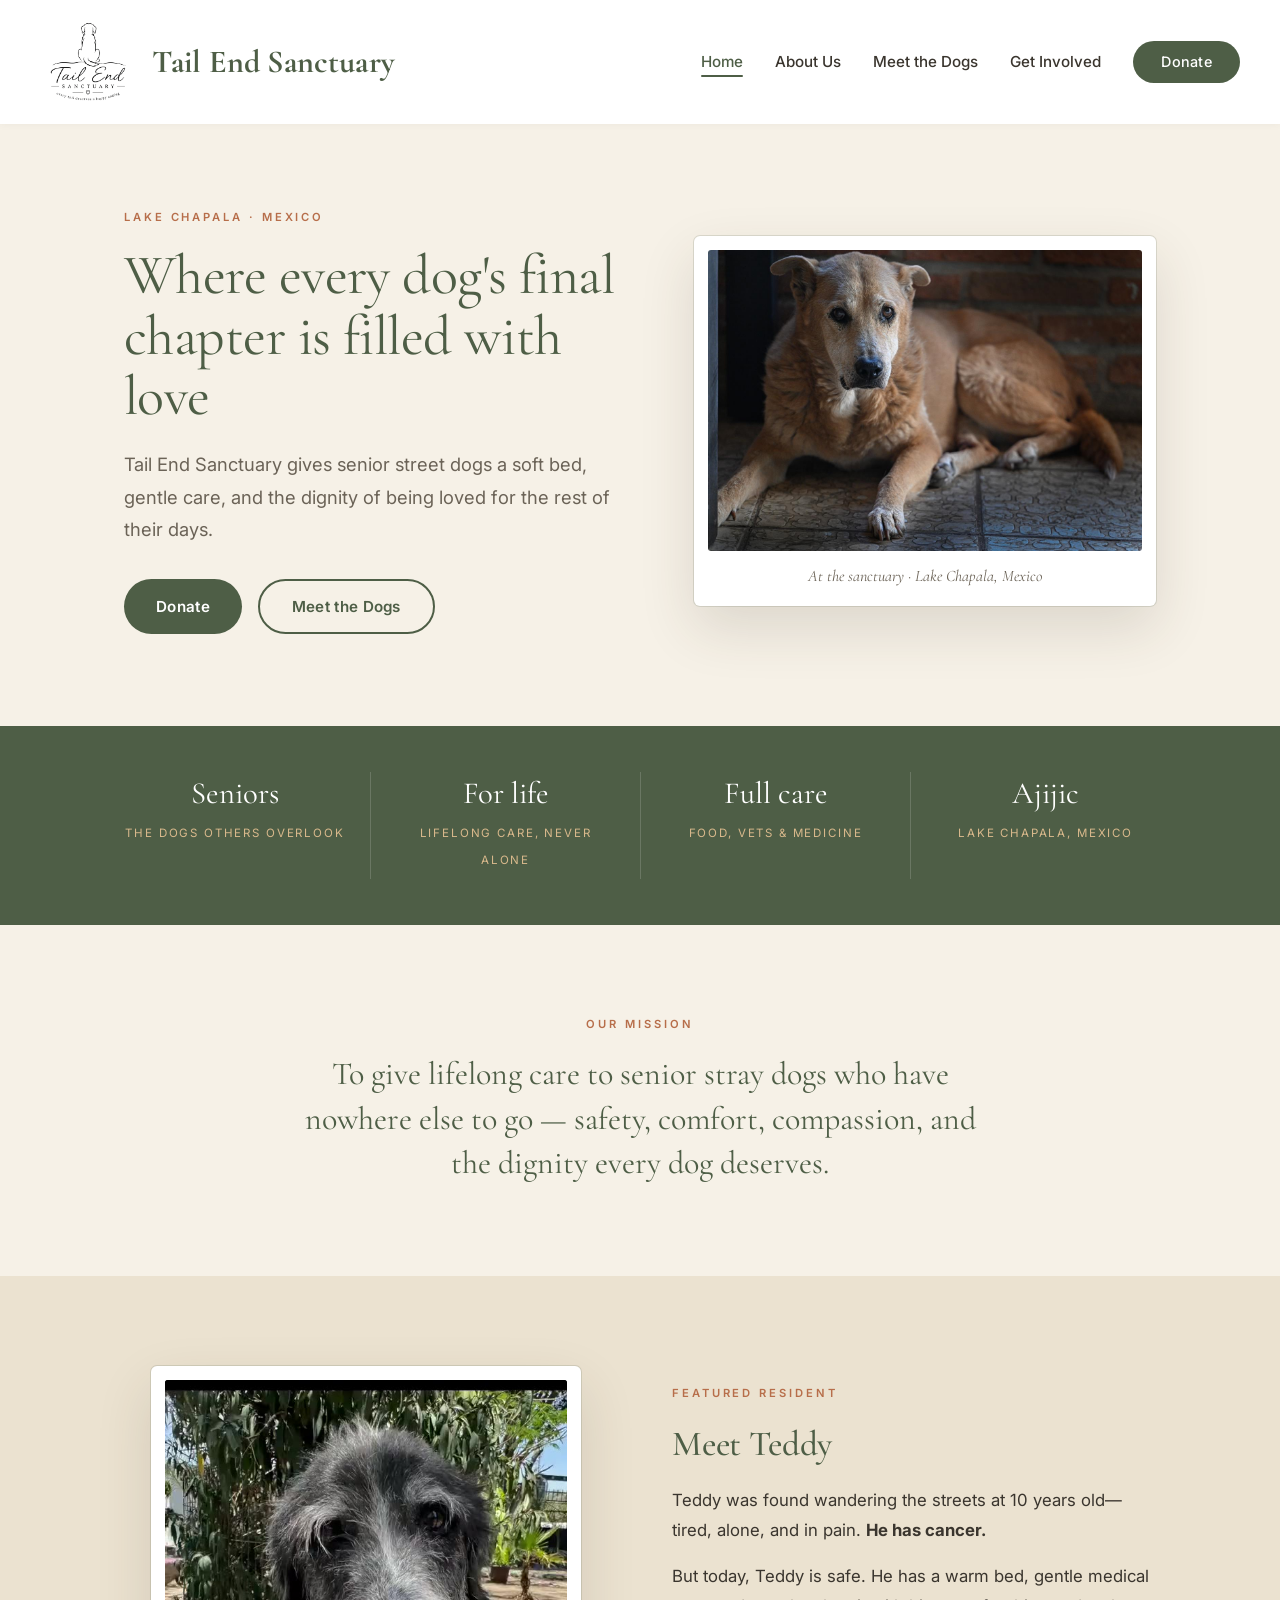
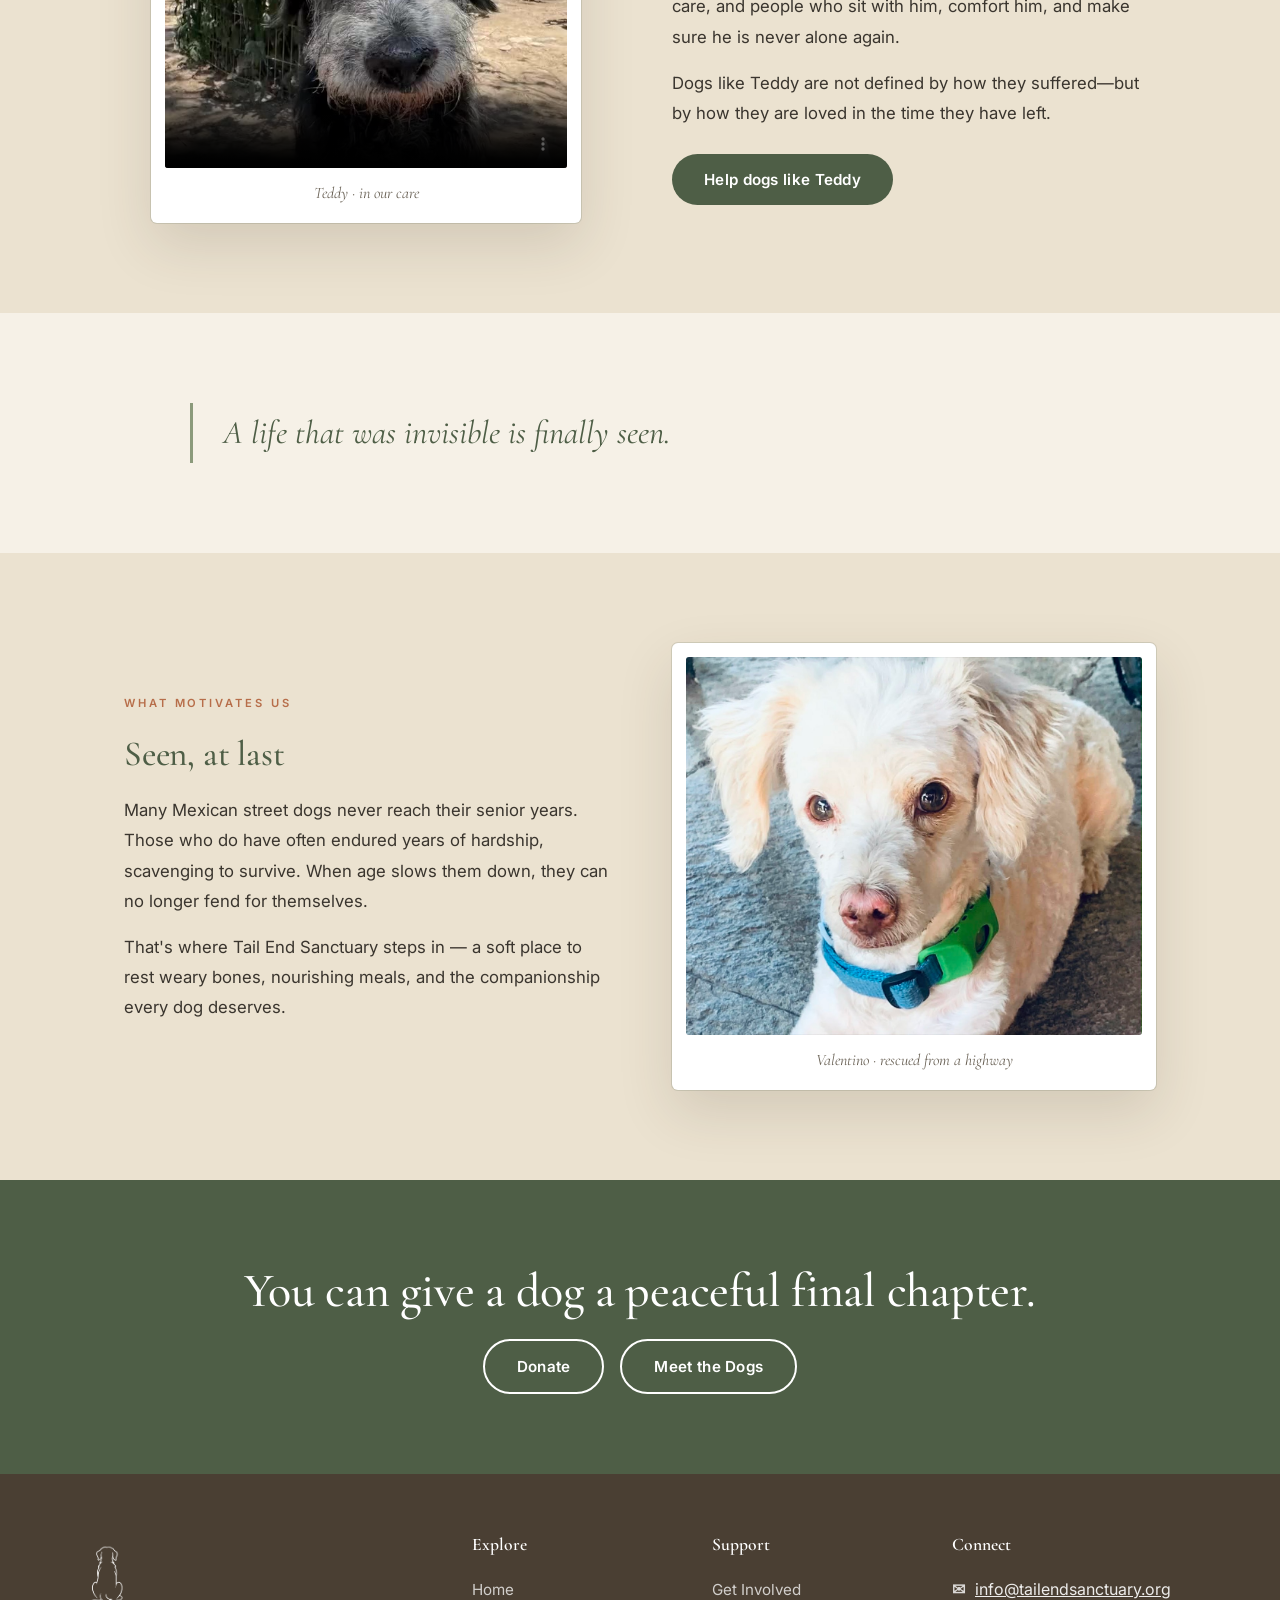
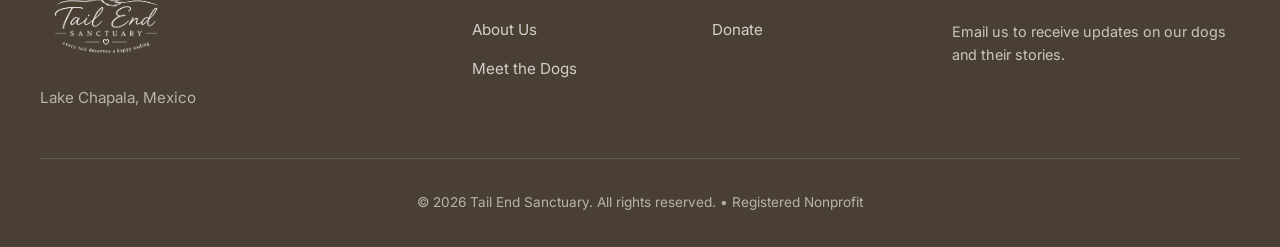
<file: index.html>
<!DOCTYPE html>
<html lang="en">
<head>
  <meta charset="UTF-8">
  <meta name="viewport" content="width=device-width, initial-scale=1.0">
  <meta name="description" content="Tail End Sanctuary gives lifelong care to senior stray dogs in the Lake Chapala area of Mexico — safety, comfort, compassion, and dignity in their final chapter.">
  <title>Tail End Sanctuary — Where Every Dog's Final Chapter is Filled with Love</title>
  <link rel="preconnect" href="https://fonts.googleapis.com">
  <link href="https://fonts.googleapis.com/css2?family=Cormorant+Garamond:wght@400;500;600;700&family=Inter:wght@400;500;600&display=swap" rel="stylesheet">
  <link rel="stylesheet" href="style.css">
  <link rel="stylesheet" href="redesign.css">
</head>
<body>

  <!-- NAVIGATION -->
  <nav class="nav">
    <div class="nav-inner">
      <a href="index.html" class="nav-logo">
        <img src="images/logo-full.png" alt="" class="nav-logo-img">
        <span class="nav-logo-text">Tail End Sanctuary</span>
      </a>
      <button class="nav-toggle" onclick="var l=document.querySelector('.nav-links');l.classList.toggle('open');this.setAttribute('aria-expanded',l.classList.contains('open'))" aria-expanded="false" aria-label="Toggle menu">☰</button>
      <ul class="nav-links">
        <li><a href="index.html" class="active">Home</a></li>
        <li><a href="about.html">About Us</a></li>
        <li><a href="dogs.html">Meet the Dogs</a></li>
        <li><a href="get-involved.html">Get Involved</a></li>
        <li><a href="donate.html" class="btn btn-donate">Donate</a></li>
      </ul>
    </div>
  </nav>

  <main>

  <!-- HERO -->
  <section class="hero-ed">
    <div class="hero-grid container">
      <div class="hero-copy reveal">
        <span class="eyebrow">Lake Chapala · Mexico</span>
        <h1>Where every dog's final chapter is filled with love</h1>
        <p class="subhead">Tail End Sanctuary gives senior street dogs a soft bed, gentle care, and the dignity of being loved for the rest of their days.</p>
        <div class="btn-group">
          <a href="donate.html" class="btn btn-donate">Donate</a>
          <a href="dogs.html" class="btn btn-secondary">Meet the Dogs</a>
        </div>
      </div>
      <div class="hero-plate-wrap reveal">
        <figure class="plate plate--landscape">
          <img src="images/home-hero.jpg" width="1280" height="890" alt="A senior dog resting at Tail End Sanctuary in Lake Chapala, Mexico">
          <figcaption>At the sanctuary · Lake Chapala, Mexico</figcaption>
        </figure>
      </div>
    </div>
  </section>

  <!-- FACTS BAND -->
  <section class="factsband">
    <div class="facts-inner">
      <div class="fact"><span class="fig">Seniors</span><span class="lbl">the dogs others overlook</span></div>
      <div class="fact"><span class="fig">For life</span><span class="lbl">lifelong care, never alone</span></div>
      <div class="fact"><span class="fig">Full care</span><span class="lbl">food, vets &amp; medicine</span></div>
      <div class="fact"><span class="fig">Ajijic</span><span class="lbl">Lake Chapala, Mexico</span></div>
    </div>
  </section>

  <!-- MISSION -->
  <section class="section section-cream">
    <div class="container narrow center">
      <span class="eyebrow">Our mission</span>
      <p class="lead">To give lifelong care to senior stray dogs who have nowhere else to go — safety, comfort, compassion, and the dignity every dog deserves.</p>
    </div>
  </section>

  <!-- FEATURED RESIDENT -->
  <section class="section section-cream-dark">
    <div class="container">
      <div class="feature-row reveal">
        <div class="feature-media">
          <figure class="plate plate--video">
            <video poster="images/teddy-poster.jpg" controls muted loop playsinline preload="metadata" width="576" height="1024">
              <source src="images/teddy.mp4" type="video/mp4">
              <img src="images/dogs/teddy-2026.jpg" alt="Teddy, a senior rescue dog at Tail End Sanctuary">
            </video>
            <figcaption>Teddy · in our care</figcaption>
          </figure>
        </div>
        <div class="feature-text">
          <span class="eyebrow">Featured resident</span>
          <h2>Meet Teddy</h2>
          <p>Teddy was found wandering the streets at 10 years old—tired, alone, and in pain. <strong>He has cancer.</strong></p>
          <p>But today, Teddy is safe. He has a warm bed, gentle medical care, and people who sit with him, comfort him, and make sure he is never alone again.</p>
          <p>Dogs like Teddy are not defined by how they suffered—but by how they are loved in the time they have left.</p>
          <a href="donate.html" class="btn btn-donate">Help dogs like Teddy</a>
        </div>
      </div>
    </div>
  </section>

  <!-- PULLQUOTE -->
  <section class="section section-cream">
    <div class="container">
      <blockquote class="pullquote reveal"><p>A life that was invisible is finally seen.</p></blockquote>
    </div>
  </section>

  <!-- WHAT MOTIVATES US -->
  <section class="section section-cream-dark">
    <div class="container">
      <div class="feature-row reverse reveal">
        <div class="feature-media">
          <figure class="plate plate--landscape">
            <img src="images/dogs/valentino-2026.jpg" width="1200" height="995" alt="Valentino, a senior dog rescued from a highway">
            <figcaption>Valentino · rescued from a highway</figcaption>
          </figure>
        </div>
        <div class="feature-text">
          <span class="eyebrow">What motivates us</span>
          <h2>Seen, at last</h2>
          <p>Many Mexican street dogs never reach their senior years. Those who do have often endured years of hardship, scavenging to survive. When age slows them down, they can no longer fend for themselves.</p>
          <p>That's where Tail End Sanctuary steps in — a soft place to rest weary bones, nourishing meals, and the companionship every dog deserves.</p>
        </div>
      </div>
    </div>
  </section>

  <!-- CTA BANNER -->
  <section class="banner banner-sage">
    <div class="container">
      <h2>You can give a dog a peaceful final chapter.</h2>
      <div class="btn-group" style="justify-content: center;">
        <a href="donate.html" class="btn btn-donate">Donate</a>
        <a href="dogs.html" class="btn btn-dog">Meet the Dogs</a>
      </div>
    </div>
  </section>

  </main>

  <!-- FOOTER -->
  <footer class="footer">
    <div class="footer-inner">
      <div>
        <div class="footer-logo">
          <img src="images/logo-full.png" alt="Tail End Sanctuary">
        </div>
        <p class="footer-tagline">Lake Chapala, Mexico</p>
      </div>

      <div>
        <h4>Explore</h4>
        <ul class="footer-links">
          <li><a href="index.html">Home</a></li>
          <li><a href="about.html">About Us</a></li>
          <li><a href="dogs.html">Meet the Dogs</a></li>
        </ul>
      </div>

      <div>
        <h4>Support</h4>
        <ul class="footer-links">
          <li><a href="get-involved.html">Get Involved</a></li>
          <li><a href="donate.html">Donate</a></li>
        </ul>
      </div>

      <div>
        <h4>Connect</h4>
        <div class="footer-email">
          <span style="font-weight: 600;">✉</span> <a href="mailto:info@tailendsanctuary.org">info@tailendsanctuary.org</a>
        </div>
        <p style="margin-top: 16px; font-size: 0.9rem; color: rgba(255,255,255,0.7); line-height: 1.6;">Email us to receive updates on our dogs and their stories.</p>
      </div>
    </div>

    <div class="footer-bottom">
      <p>© 2026 Tail End Sanctuary. All rights reserved. • Registered Nonprofit</p>
    </div>
  </footer>

  <script>
    (function(){
      var els = document.querySelectorAll('.reveal');
      if (!('IntersectionObserver' in window) || window.matchMedia('(prefers-reduced-motion: reduce)').matches){
        els.forEach(function(e){ e.classList.add('in'); }); return;
      }
      var io = new IntersectionObserver(function(entries){
        entries.forEach(function(en){ if(en.isIntersecting){ en.target.classList.add('in'); io.unobserve(en.target); } });
      }, {threshold:0.12});
      els.forEach(function(e){ io.observe(e); });
    })();
  </script>

</body>
</html>
</file>
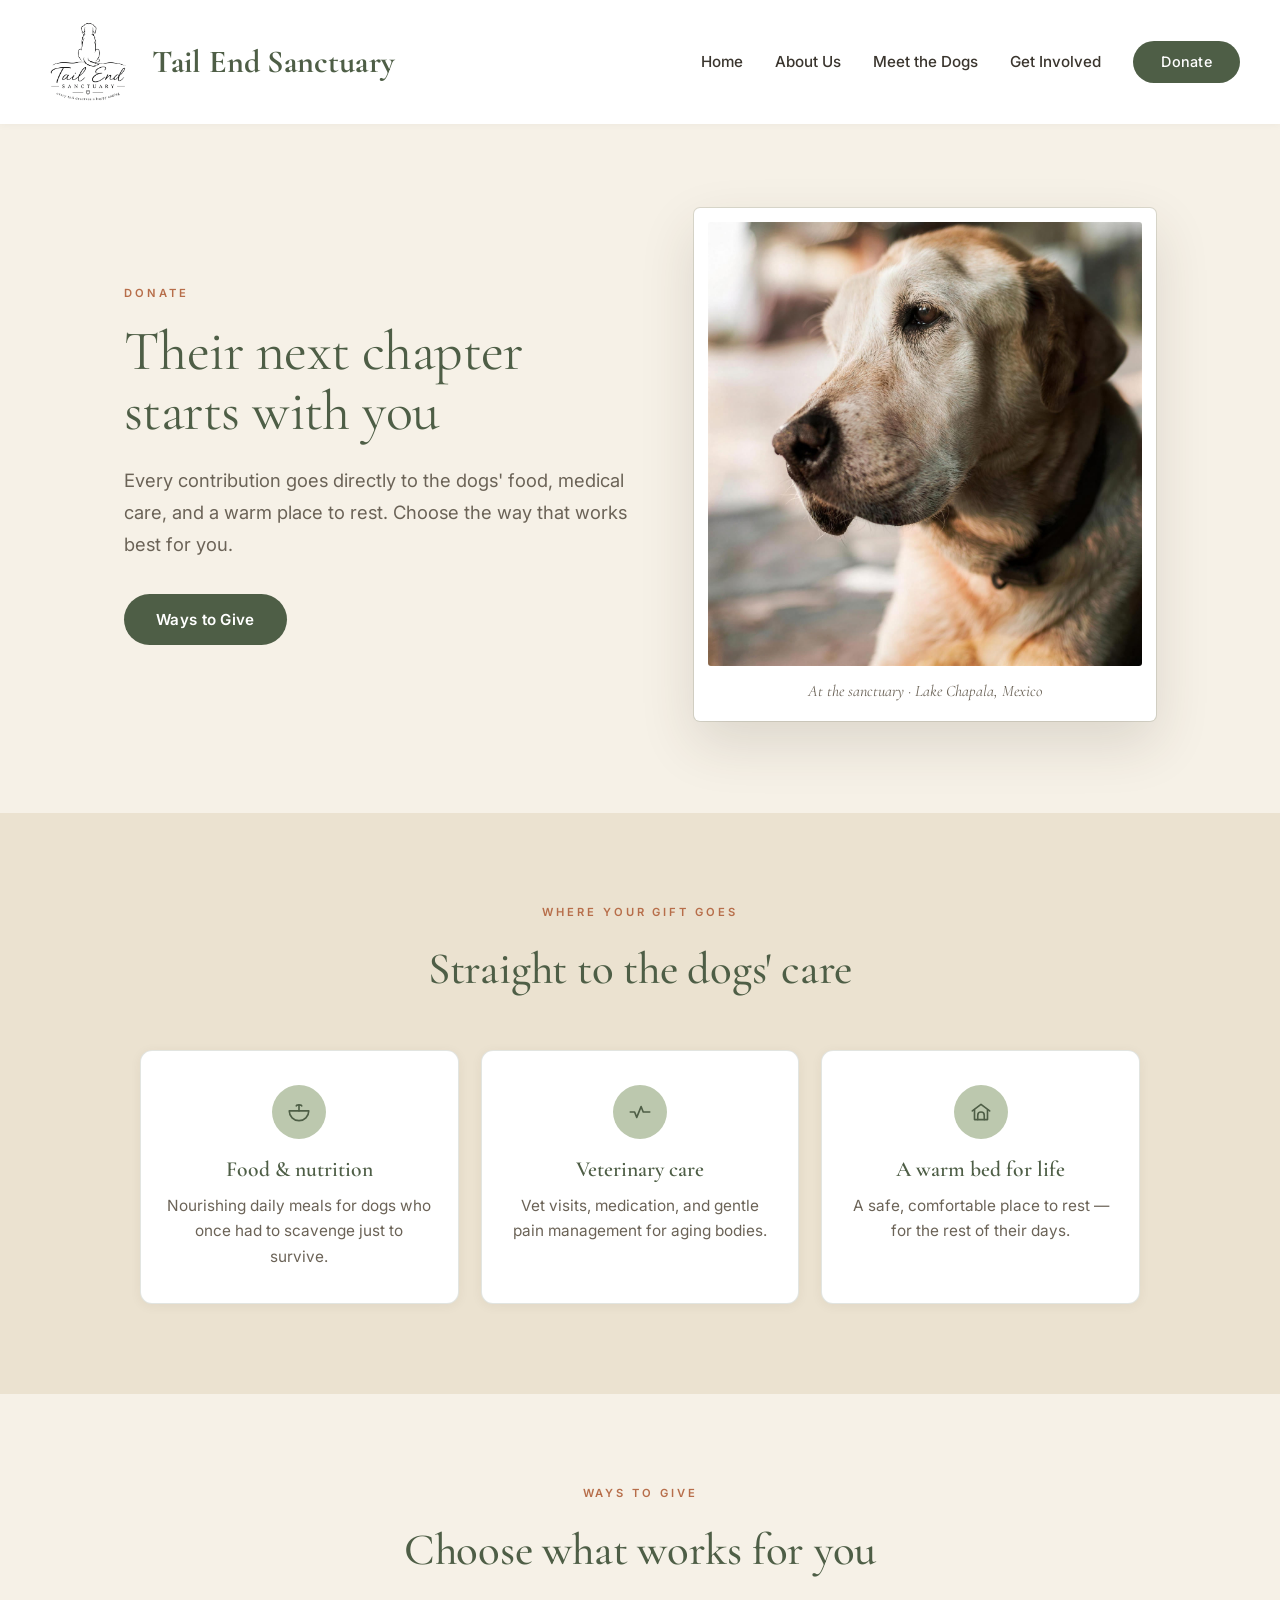
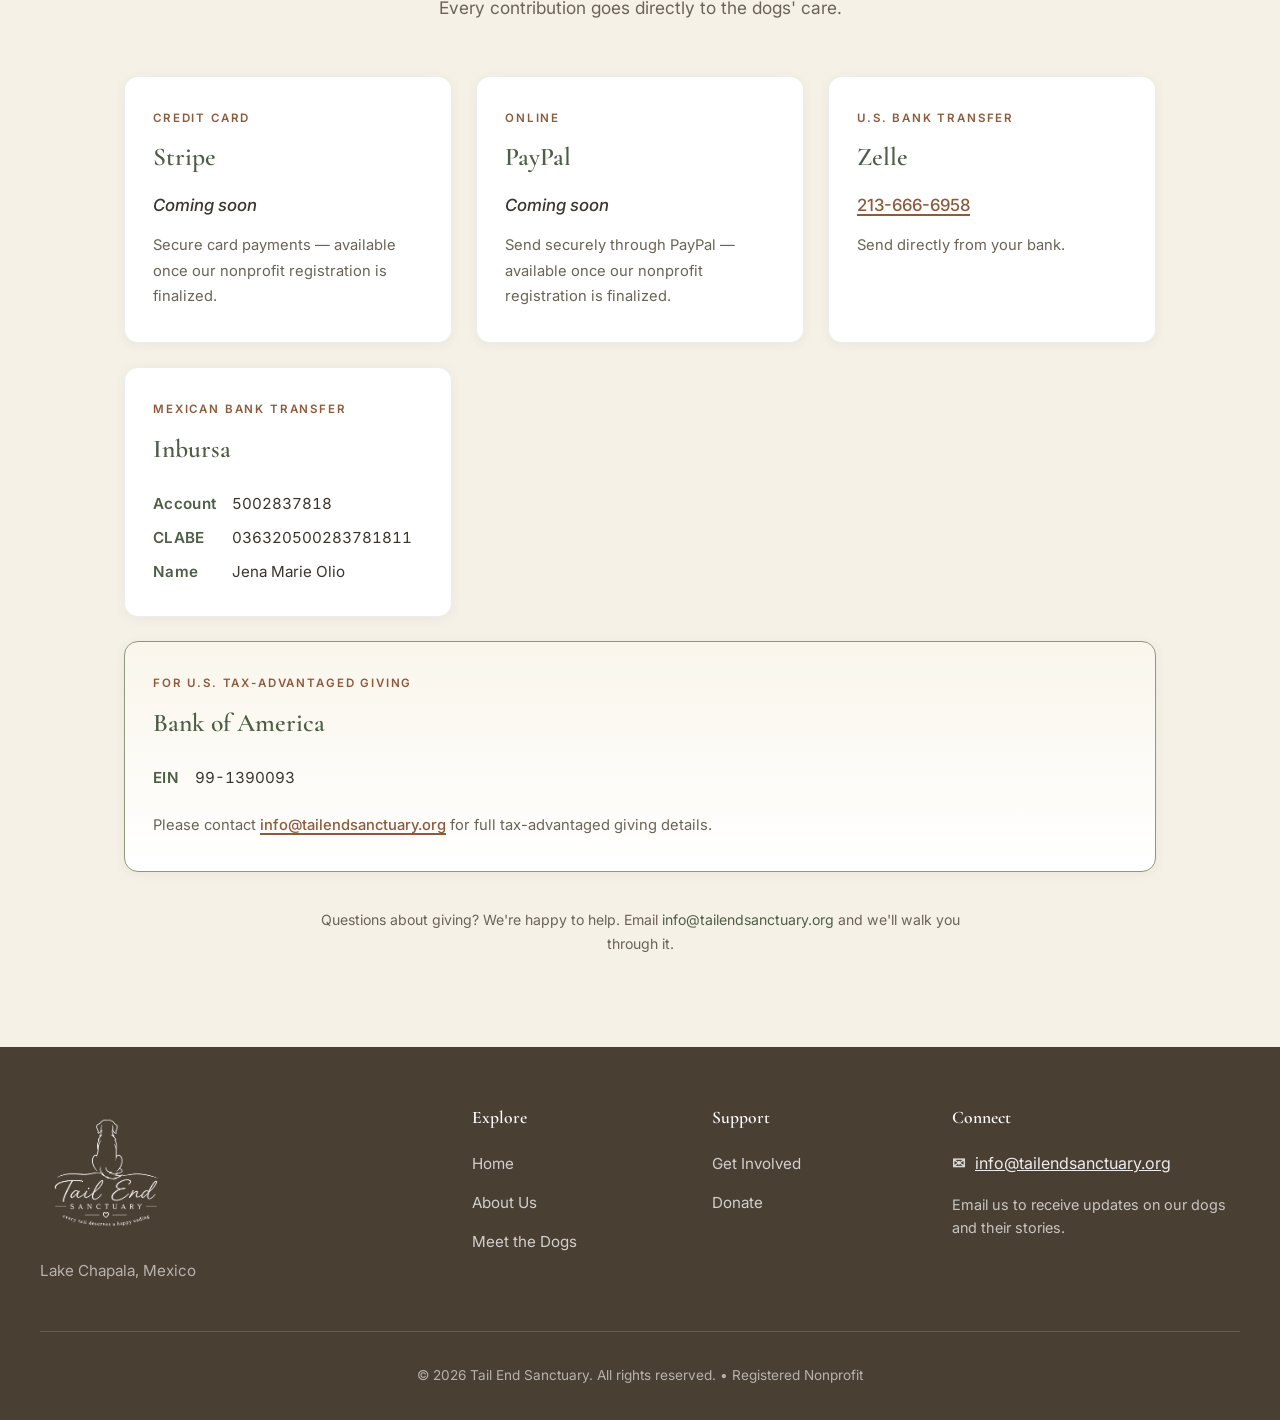
<file: donate.html>
<!DOCTYPE html>
<html lang="en">
<head>
  <meta charset="UTF-8">
  <meta name="viewport" content="width=device-width, initial-scale=1.0">
  <meta name="description" content="Support Tail End Sanctuary's senior dogs — give by card, PayPal, Zelle, or bank transfer. Every contribution goes directly to the dogs' care.">
  <title>Donate — Tail End Sanctuary</title>
  <link rel="preconnect" href="https://fonts.googleapis.com">
  <link href="https://fonts.googleapis.com/css2?family=Cormorant+Garamond:wght@400;500;600;700&family=Inter:wght@400;500;600&display=swap" rel="stylesheet">
  <link rel="stylesheet" href="style.css">
  <link rel="stylesheet" href="redesign.css">
</head>
<body>

  <!-- NAVIGATION -->
  <nav class="nav">
    <div class="nav-inner">
      <a href="index.html" class="nav-logo">
        <img src="images/logo-full.png" alt="" class="nav-logo-img">
        <span class="nav-logo-text">Tail End Sanctuary</span>
      </a>
      <button class="nav-toggle" onclick="var l=document.querySelector('.nav-links');l.classList.toggle('open');this.setAttribute('aria-expanded',l.classList.contains('open'))" aria-expanded="false" aria-label="Toggle menu">☰</button>
      <ul class="nav-links">
        <li><a href="index.html">Home</a></li>
        <li><a href="about.html">About Us</a></li>
        <li><a href="dogs.html">Meet the Dogs</a></li>
        <li><a href="get-involved.html">Get Involved</a></li>
        <li><a href="donate.html" class="btn btn-donate active">Donate</a></li>
      </ul>
    </div>
  </nav>

  <main>

  <!-- HERO -->
  <section class="hero-ed">
    <div class="hero-grid container">
      <div class="hero-copy reveal">
        <span class="eyebrow">Donate</span>
        <h1>Their next chapter starts with you</h1>
        <p class="subhead">Every contribution goes directly to the dogs' food, medical care, and a warm place to rest. Choose the way that works best for you.</p>
        <div class="btn-group">
          <a href="#ways-to-give" class="btn btn-donate">Ways to Give</a>
        </div>
      </div>
      <div class="hero-plate-wrap reveal">
        <figure class="plate plate--square">
          <img src="images/donate.jpg" width="1400" height="1432" alt="A senior dog resting at Tail End Sanctuary">
          <figcaption>At the sanctuary · Lake Chapala, Mexico</figcaption>
        </figure>
      </div>
    </div>
  </section>

  <!-- WHERE YOUR GIFT GOES -->
  <section class="section section-cream-dark">
    <div class="container">
      <div class="sec-intro">
        <span class="eyebrow">Where your gift goes</span>
        <h2>Straight to the dogs' care</h2>
      </div>
      <div class="giftgrid">
        <div class="gift reveal">
          <div class="gift-ic"><svg width="26" height="26" viewBox="0 0 24 24" fill="none" stroke="#4E5E46" stroke-width="1.5" stroke-linecap="round" stroke-linejoin="round"><path d="M3 11h18a9 9 0 0 1-18 0Z"/><path d="M12 11V6"/><path d="M9.5 6.5c0-1.5 5-1.5 5 0"/></svg></div>
          <h3>Food &amp; nutrition</h3>
          <p>Nourishing daily meals for dogs who once had to scavenge just to survive.</p>
        </div>
        <div class="gift reveal">
          <div class="gift-ic"><svg width="26" height="26" viewBox="0 0 24 24" fill="none" stroke="#4E5E46" stroke-width="1.5" stroke-linecap="round" stroke-linejoin="round"><path d="M3 12h4l2 5 4-10 2 5h6"/></svg></div>
          <h3>Veterinary care</h3>
          <p>Vet visits, medication, and gentle pain management for aging bodies.</p>
        </div>
        <div class="gift reveal">
          <div class="gift-ic"><svg width="26" height="26" viewBox="0 0 24 24" fill="none" stroke="#4E5E46" stroke-width="1.5" stroke-linecap="round" stroke-linejoin="round"><path d="M4 11l8-6 8 6"/><path d="M6 10v9h12v-9"/><path d="M9 19v-4a3 3 0 0 1 6 0v4"/></svg></div>
          <h3>A warm bed for life</h3>
          <p>A safe, comfortable place to rest — for the rest of their days.</p>
        </div>
      </div>
    </div>
  </section>

  <!-- WAYS TO GIVE -->
  <section class="section section-cream" id="ways-to-give">
    <div class="container">
      <div class="sec-intro">
        <span class="eyebrow">Ways to give</span>
        <h2>Choose what works for you</h2>
        <p>Every contribution goes directly to the dogs' care.</p>
      </div>

      <div class="donation-methods">

        <div class="method-card">
          <span class="method-label">Credit Card</span>
          <h4>Stripe</h4>
          <p class="method-value method-pending">Coming soon</p>
          <p class="method-detail">Secure card payments — available once our nonprofit registration is finalized.</p>
        </div>

        <div class="method-card">
          <span class="method-label">Online</span>
          <h4>PayPal</h4>
          <p class="method-value method-pending">Coming soon</p>
          <p class="method-detail">Send securely through PayPal — available once our nonprofit registration is finalized.</p>
        </div>

        <div class="method-card">
          <span class="method-label">U.S. Bank Transfer</span>
          <h4>Zelle</h4>
          <p class="method-value"><a href="tel:+12136666958">213-666-6958</a></p>
          <p class="method-detail">Send directly from your bank.</p>
        </div>

        <div class="method-card">
          <span class="method-label">Mexican Bank Transfer</span>
          <h4>Inbursa</h4>
          <dl>
            <dt>Account</dt><dd>5002837818</dd>
            <dt>CLABE</dt><dd>036320500283781811</dd>
            <dt>Name</dt><dd>Jena Marie Olio</dd>
          </dl>
        </div>

        <div class="method-card featured">
          <span class="method-label">For U.S. Tax-Advantaged Giving</span>
          <h4>Bank of America</h4>
          <dl>
            <dt>EIN</dt><dd>99-1390093</dd>
          </dl>
          <p class="method-detail" style="margin-top: 12px;">Please contact <a href="mailto:info@tailendsanctuary.org">info@tailendsanctuary.org</a> for full tax-advantaged giving details.</p>
        </div>

      </div>

      <p style="text-align: center; font-size: 0.88rem; color: var(--text-light); margin-top: 36px; max-width: 640px; margin-left: auto; margin-right: auto;">Questions about giving? We're happy to help. Email <a href="mailto:info@tailendsanctuary.org">info@tailendsanctuary.org</a> and we'll walk you through it.</p>
    </div>
  </section>

  </main>

  <!-- FOOTER -->
  <footer class="footer">
    <div class="footer-inner">
      <div>
        <div class="footer-logo">
          <img src="images/logo-full.png" alt="Tail End Sanctuary">
        </div>
        <p class="footer-tagline">Lake Chapala, Mexico</p>
      </div>
      <div>
        <h4>Explore</h4>
        <ul class="footer-links">
          <li><a href="index.html">Home</a></li>
          <li><a href="about.html">About Us</a></li>
          <li><a href="dogs.html">Meet the Dogs</a></li>
        </ul>
      </div>
      <div>
        <h4>Support</h4>
        <ul class="footer-links">
          <li><a href="get-involved.html">Get Involved</a></li>
          <li><a href="donate.html">Donate</a></li>
        </ul>
      </div>
      <div>
        <h4>Connect</h4>
        <div class="footer-email">
          <span style="font-weight: 600;">✉</span> <a href="mailto:info@tailendsanctuary.org">info@tailendsanctuary.org</a>
        </div>
        <p style="margin-top: 16px; font-size: 0.9rem; color: rgba(255,255,255,0.7); line-height: 1.6;">Email us to receive updates on our dogs and their stories.</p>
      </div>
    </div>
    <div class="footer-bottom">
      <p>© 2026 Tail End Sanctuary. All rights reserved. • Registered Nonprofit</p>
    </div>
  </footer>

  <script>
    (function(){
      var els = document.querySelectorAll('.reveal');
      if (!('IntersectionObserver' in window) || window.matchMedia('(prefers-reduced-motion: reduce)').matches){
        els.forEach(function(e){ e.classList.add('in'); }); return;
      }
      var io = new IntersectionObserver(function(entries){
        entries.forEach(function(en){ if(en.isIntersecting){ en.target.classList.add('in'); io.unobserve(en.target); } });
      }, {threshold:0.12});
      els.forEach(function(e){ io.observe(e); });
    })();
  </script>

</body>
</html>
</file>
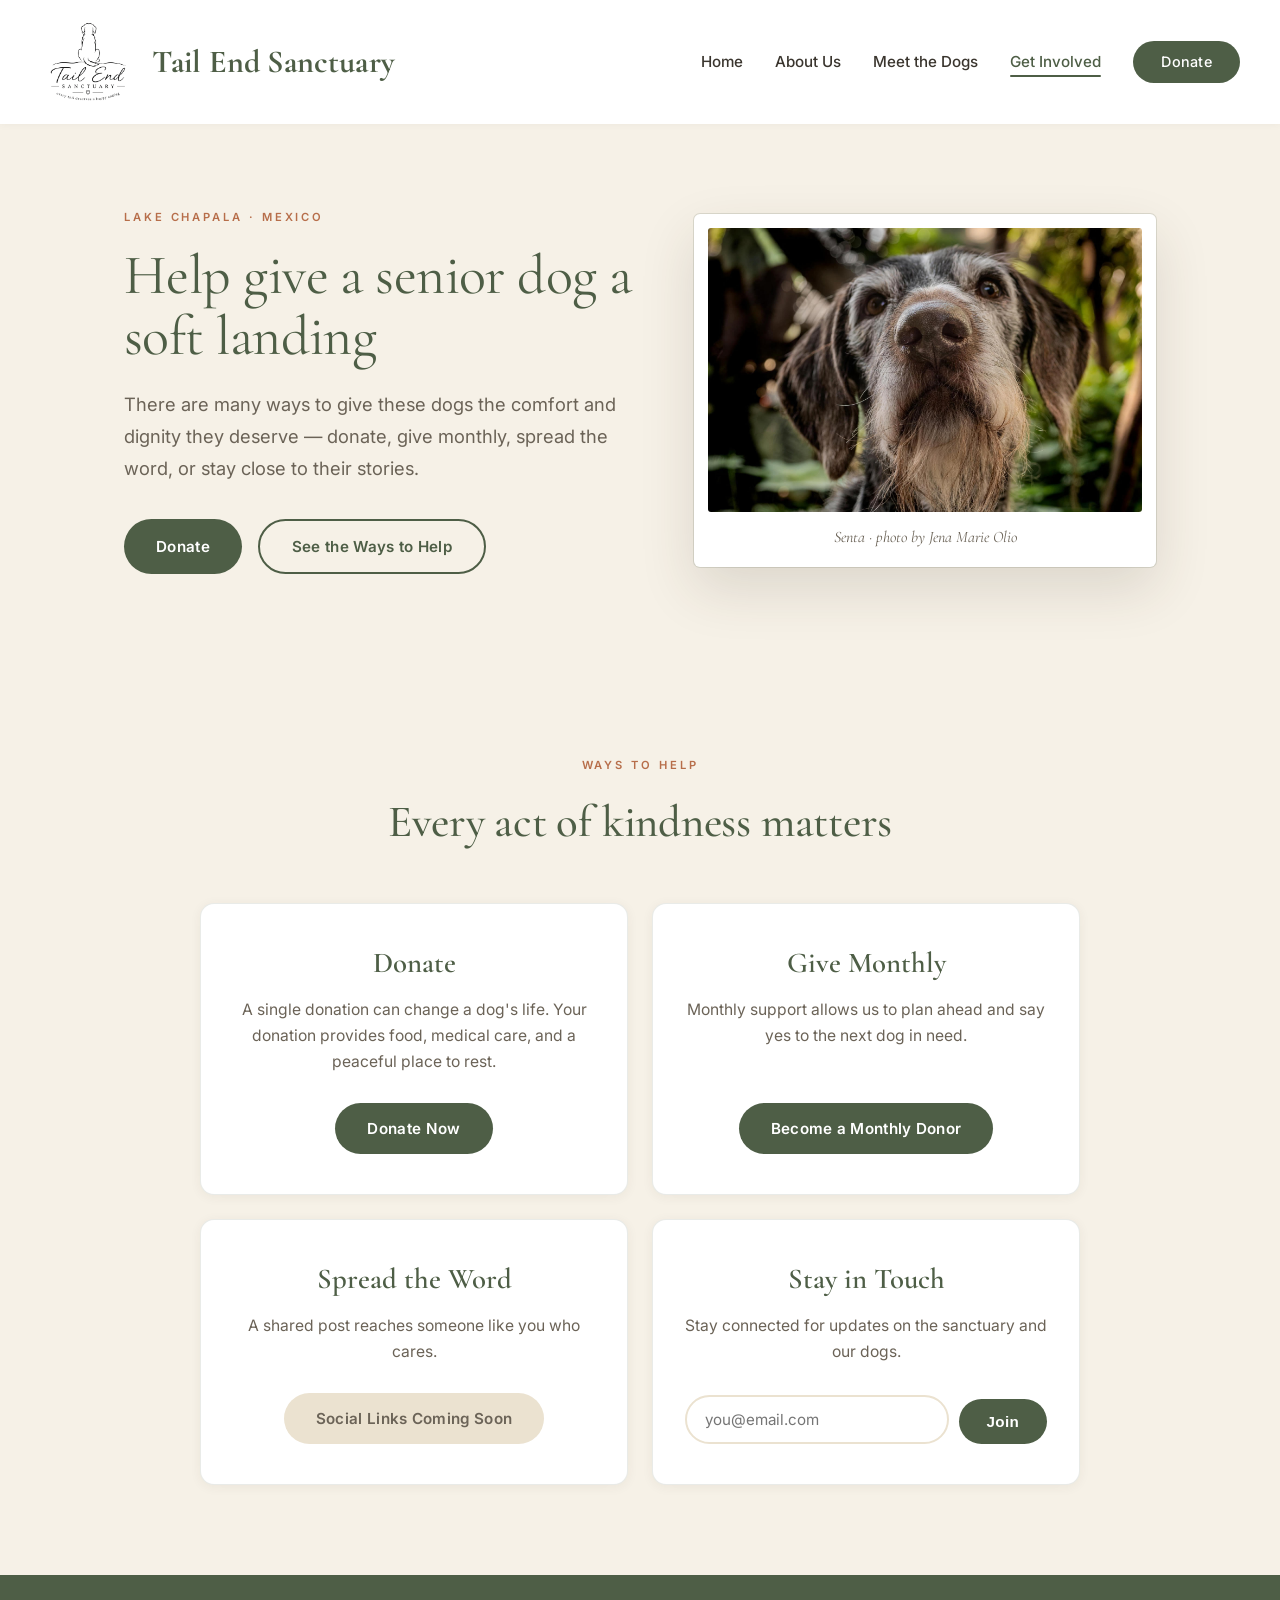
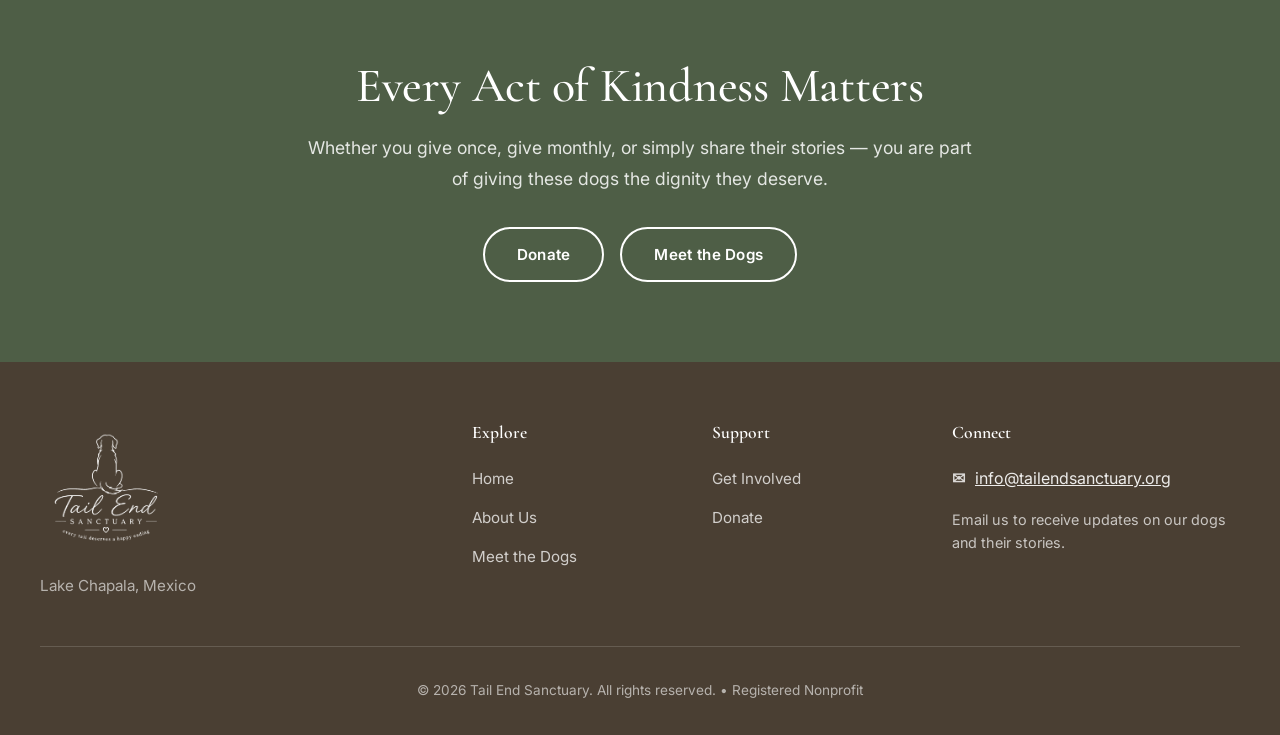
<file: get-involved.html>
<!DOCTYPE html>
<html lang="en">
<head>
  <meta charset="UTF-8">
  <meta name="viewport" content="width=device-width, initial-scale=1.0">
  <meta name="description" content="Help give senior stray dogs the comfort and dignity they deserve — donate, give monthly, spread the word, or stay in touch with Tail End Sanctuary.">
  <title>Get Involved — Tail End Sanctuary</title>
  <link rel="preconnect" href="https://fonts.googleapis.com">
  <link href="https://fonts.googleapis.com/css2?family=Cormorant+Garamond:wght@400;500;600;700&family=Inter:wght@400;500;600&display=swap" rel="stylesheet">
  <link rel="stylesheet" href="style.css">
  <link rel="stylesheet" href="redesign.css">
</head>
<body>

  <!-- NAVIGATION -->
  <nav class="nav">
    <div class="nav-inner">
      <a href="index.html" class="nav-logo">
        <img src="images/logo-full.png" alt="" class="nav-logo-img">
        <span class="nav-logo-text">Tail End Sanctuary</span>
      </a>
      <button class="nav-toggle" onclick="var l=document.querySelector('.nav-links');l.classList.toggle('open');this.setAttribute('aria-expanded',l.classList.contains('open'))" aria-expanded="false" aria-label="Toggle menu">☰</button>
      <ul class="nav-links">
        <li><a href="index.html">Home</a></li>
        <li><a href="about.html">About Us</a></li>
        <li><a href="dogs.html">Meet the Dogs</a></li>
        <li><a href="get-involved.html" class="active">Get Involved</a></li>
        <li><a href="donate.html" class="btn btn-donate">Donate</a></li>
      </ul>
    </div>
  </nav>

  <main>

  <!-- HERO -->
  <section class="hero-ed">
    <div class="hero-grid container">
      <div class="hero-copy reveal">
        <span class="eyebrow">Lake Chapala · Mexico</span>
        <h1>Help give a senior dog a soft landing</h1>
        <p class="subhead">There are many ways to give these dogs the comfort and dignity they deserve — donate, give monthly, spread the word, or stay close to their stories.</p>
        <div class="btn-group">
          <a href="donate.html" class="btn btn-donate">Donate</a>
          <a href="#ways" class="btn btn-secondary">See the Ways to Help</a>
        </div>
      </div>
      <div class="hero-plate-wrap reveal">
        <figure class="plate plate--landscape">
          <img src="images/senta.jpg" width="1600" height="1146" alt="Senta, a senior dog at Tail End Sanctuary">
          <figcaption>Senta · photo by Jena Marie Olio</figcaption>
        </figure>
      </div>
    </div>
  </section>

  <!-- ACTION CARDS -->
  <section class="section section-cream" id="ways">
    <div class="container">
      <div class="sec-intro">
        <span class="eyebrow">Ways to help</span>
        <h2>Every act of kindness matters</h2>
      </div>
      <div class="action-cards">

        <div class="action-card reveal">
          <h3>Donate</h3>
          <p>A single donation can change a dog's life. Your donation provides food, medical care, and a peaceful place to rest.</p>
          <a href="donate.html" class="btn btn-donate">Donate Now</a>
        </div>

        <div class="action-card reveal">
          <h3>Give Monthly</h3>
          <p>Monthly support allows us to plan ahead and say yes to the next dog in need.</p>
          <a href="donate.html" class="btn btn-donate">Become a Monthly Donor</a>
        </div>

        <div class="action-card reveal">
          <h3>Spread the Word</h3>
          <p>A shared post reaches someone like you who cares.</p>
          <span class="btn btn-muted">Social Links Coming Soon</span>
        </div>

        <div class="action-card reveal">
          <h3>Stay in Touch</h3>
          <p>Stay connected for updates on the sanctuary and our dogs.</p>
          <form class="email-signup" action="https://formspree.io/f/xnjkaebg" method="POST">
            <input type="text" name="_gotcha" class="visually-hidden" tabindex="-1" autocomplete="off" aria-hidden="true">
            <input type="hidden" name="_subject" value="New email signup — Tail End Sanctuary">
            <label class="visually-hidden" for="signup-email">Email address</label>
            <input type="email" id="signup-email" name="email" placeholder="you@email.com" autocomplete="email" required>
            <button type="submit" class="btn btn-donate">Join</button>
          </form>
        </div>

      </div>
    </div>
  </section>

  <!-- CLOSING CTA -->
  <section class="banner banner-sage">
    <div class="container">
      <h2>Every Act of Kindness Matters</h2>
      <p>Whether you give once, give monthly, or simply share their stories — you are part of giving these dogs the dignity they deserve.</p>
      <div class="btn-group" style="justify-content: center;">
        <a href="donate.html" class="btn btn-donate">Donate</a>
        <a href="dogs.html" class="btn btn-dog">Meet the Dogs</a>
      </div>
    </div>
  </section>

  </main>

  <!-- FOOTER -->
  <footer class="footer">
    <div class="footer-inner">
      <div>
        <div class="footer-logo">
          <img src="images/logo-full.png" alt="Tail End Sanctuary">
        </div>
        <p class="footer-tagline">Lake Chapala, Mexico</p>
      </div>
      <div>
        <h4>Explore</h4>
        <ul class="footer-links">
          <li><a href="index.html">Home</a></li>
          <li><a href="about.html">About Us</a></li>
          <li><a href="dogs.html">Meet the Dogs</a></li>
        </ul>
      </div>
      <div>
        <h4>Support</h4>
        <ul class="footer-links">
          <li><a href="get-involved.html">Get Involved</a></li>
          <li><a href="donate.html">Donate</a></li>
        </ul>
      </div>
      <div>
        <h4>Connect</h4>
        <div class="footer-email">
          <span style="font-weight: 600;">✉</span> <a href="mailto:info@tailendsanctuary.org">info@tailendsanctuary.org</a>
        </div>
        <p style="margin-top: 16px; font-size: 0.9rem; color: rgba(255,255,255,0.7); line-height: 1.6;">Email us to receive updates on our dogs and their stories.</p>
      </div>
    </div>
    <div class="footer-bottom">
      <p>© 2026 Tail End Sanctuary. All rights reserved. • Registered Nonprofit</p>
    </div>
  </footer>

  <script>
    (function(){
      var els = document.querySelectorAll('.reveal');
      if (!('IntersectionObserver' in window) || window.matchMedia('(prefers-reduced-motion: reduce)').matches){
        els.forEach(function(e){ e.classList.add('in'); }); return;
      }
      var io = new IntersectionObserver(function(entries){
        entries.forEach(function(en){ if(en.isIntersecting){ en.target.classList.add('in'); io.unobserve(en.target); } });
      }, {threshold:0.12});
      els.forEach(function(e){ io.observe(e); });
    })();
  </script>

  <script>
    (function(){
      var f=document.querySelector('form.email-signup');
      if(!f) return;
      f.addEventListener('submit', function(e){
        e.preventDefault();
        if(f.action.indexOf('REPLACE_WITH_ID')>-1){ alert('Signup form not configured yet.'); return; }
        var btn=f.querySelector('button'); if(btn){ btn.disabled=true; btn.textContent='Joining…'; }
        fetch(f.action,{method:'POST',body:new FormData(f),headers:{'Accept':'application/json'}})
          .then(function(r){
            if(r.ok){ f.innerHTML='<p class="signup-thanks">Thank you — you\'re on the list. \uD83D\uDC3E</p>'; }
            else { r.json().then(function(d){ alert((d.errors&&d.errors[0]&&d.errors[0].message)||'Something went wrong. Please email info@tailendsanctuary.org.'); }); if(btn){btn.disabled=false;btn.textContent='Join';} }
          })
          .catch(function(){ alert('Something went wrong. Please email info@tailendsanctuary.org.'); if(btn){btn.disabled=false;btn.textContent='Join';} });
      });
    })();
  </script>
</body>
</html>
</file>
<file: style.css>
/* ========== RESET & BASE ========== */
*, *::before, *::after { box-sizing: border-box; margin: 0; padding: 0; }

:root {
  --sage-dark: #4E5E46;
  --sage: #8B9A7B;
  --sage-light: #BCC8AE;
  --cream: #F6F1E7;
  --cream-dark: #EBE2D0;
  --brown: #8E5A3C;
  --brown-light: #B08968;
  --terracotta: #B76E4A;
  --text: #3A352E;
  --text-light: #6B6357;
  --white: #FFFFFF;
  --radius: 14px;
  --radius-lg: 20px;
  --shadow: 0 4px 24px rgba(62, 50, 35, 0.08);
  --shadow-hover: 0 10px 40px rgba(62, 50, 35, 0.14);
  --shadow-soft: 0 2px 12px rgba(62, 50, 35, 0.06);
  --transition: 0.35s cubic-bezier(0.22, 0.61, 0.36, 1);
}

html { scroll-behavior: smooth; overflow-x: hidden; }

body {
  font-family: 'Inter', -apple-system, BlinkMacSystemFont, sans-serif;
  color: var(--text);
  background: var(--cream);
  line-height: 1.7;
  font-size: 16px;
  word-break: normal;
  overflow-wrap: break-word;
  hyphens: none;
  -webkit-hyphens: none;
  -ms-hyphens: none;
}

h1, h2, h3, h4 {
  font-family: 'Cormorant Garamond', 'Georgia', serif;
  font-weight: 600;
  line-height: 1.3;
  color: var(--sage-dark);
  word-break: normal;
  overflow-wrap: break-word;
  hyphens: none;
}

h1 { font-size: clamp(2.5rem, 5vw, 4rem); }
h2 { font-size: clamp(1.8rem, 4vw, 2.8rem); }
h3 { font-size: clamp(1.3rem, 2.5vw, 1.8rem); }
h4 { font-size: clamp(1.1rem, 2vw, 1.4rem); }

p { line-height: 1.75; }

a { color: var(--sage-dark); text-decoration: none; transition: color var(--transition); }
a:hover { color: var(--sage); }

img { max-width: 100%; height: auto; display: block; }

.container { max-width: 1200px; margin: 0 auto; padding: 0 24px; }

/* ========== BUTTONS ========== */
.btn {
  display: inline-flex;
  align-items: center;
  gap: 8px;
  padding: 16px 32px;
  border-radius: 50px;
  font-weight: 600;
  font-size: 0.95rem;
  letter-spacing: 0.02em;
  cursor: pointer;
  transition: all var(--transition);
  border: none;
  text-align: center;
  white-space: normal;
  line-height: 1.25;
}

.btn-primary {
  background: var(--sage-dark);
  color: var(--white);
}
.btn-primary:hover {
  background: var(--sage);
  color: var(--white);
  transform: translateY(-2px);
  box-shadow: var(--shadow-hover);
}

.btn-secondary {
  background: transparent;
  color: var(--sage-dark);
  border: 2px solid var(--sage-dark);
}
.btn-secondary:hover {
  background: var(--sage-dark);
  color: var(--white);
  transform: translateY(-2px);
}

.btn-donate {
  background: var(--sage-dark);
  color: var(--white);
}
.btn-donate:hover {
  background: var(--sage);
  color: var(--white);
  transform: translateY(-2px);
  box-shadow: var(--shadow-hover);
}

.btn-dog {
  background: var(--sage-dark);
  color: var(--white);
}
.btn-dog:hover {
  background: var(--sage);
  color: var(--white);
  transform: translateY(-2px);
  box-shadow: var(--shadow-hover);
}

/* Non-interactive placeholder pill (e.g. "coming soon") */
.btn-muted {
  background: var(--cream-dark);
  color: var(--text-light);
  cursor: default;
}

.btn:focus-visible,
a:focus-visible,
button:focus-visible,
input:focus-visible,
textarea:focus-visible {
  outline: 3px solid var(--sage);
  outline-offset: 2px;
}

.btn-group { display: flex; gap: 16px; flex-wrap: wrap; }

/* ========== NAVIGATION ========== */
.nav {
  background: var(--white);
  padding: 0 24px;
  position: sticky;
  top: 0;
  z-index: 100;
  box-shadow: 0 1px 8px rgba(0,0,0,0.04);
}

.nav-inner {
  max-width: 1200px;
  margin: 0 auto;
  display: flex;
  align-items: center;
  justify-content: space-between;
  height: 112px;
}

.nav-logo {
  display: flex;
  align-items: center;
  gap: 18px;
  font-family: 'Cormorant Garamond', serif;
  font-weight: 600;
  font-size: 1.75rem;
  color: var(--sage-dark);
  letter-spacing: 0.005em;
}

.nav-logo-img {
  width: 84px;
  height: 84px;
  object-fit: contain;
}

.nav-logo-text small {
  display: block;
  font-size: 0.68rem;
  font-weight: 500;
  letter-spacing: 0.22em;
  color: var(--text-light);
  text-transform: uppercase;
  margin-top: 4px;
}

.nav-links {
  display: flex;
  align-items: center;
  gap: 32px;
  list-style: none;
}

.nav-links a {
  font-size: 0.95rem;
  font-weight: 500;
  color: var(--text);
  position: relative;
  padding: 4px 0;
}
.nav-links a:hover,
.nav-links a.active {
  color: var(--sage-dark);
}
.nav-links a.active::after {
  content: '';
  position: absolute;
  bottom: -2px;
  left: 0;
  right: 0;
  height: 2px;
  background: var(--sage-dark);
  border-radius: 2px;
}

.nav-links .btn { padding: 12px 28px; font-size: 0.9rem; }
.nav-links a.btn-donate,
.nav-links a.btn-donate.active,
.nav-links a.btn-donate:hover,
.nav-links a.btn-dog,
.nav-links a.btn-dog.active,
.nav-links a.btn-dog:hover {
  color: var(--white);
}
.nav-links a.btn-donate.active::after,
.nav-links a.btn-dog.active::after {
  display: none;
}

.nav-toggle {
  display: none;
  background: none;
  border: none;
  font-size: 1.6rem;
  cursor: pointer;
  color: var(--sage-dark);
  padding: 8px;
}

/* ========== HERO VARIANTS ========== */
/* Image Hero (Home, Dogs) */
.hero-image {
  position: relative;
  min-height: 550px;
  background: var(--sage-dark);
  color: var(--white);
  display: flex;
  align-items: center;
  overflow: hidden;
}

.hero-image > .container,
.hero-dark > .container,
.hero-simple > .container {
  width: 100%;
  max-width: 1400px;
  padding: 0;
  position: relative;
  z-index: 2;
}

.hero-bg {
  position: absolute;
  top: 0;
  left: 0;
  width: 100%;
  height: 100%;
  object-fit: cover;
  z-index: 0;
}

.hero-overlay {
  position: absolute;
  top: 0;
  left: 0;
  width: 100%;
  height: 100%;
  background: linear-gradient(to right, rgba(30,24,18,0.72) 0%, rgba(30,24,18,0.45) 48%, rgba(30,24,18,0.15) 85%, transparent 100%);
  z-index: 1;
}

/* Home hero: full-width bleed. Image covers the full hero. No dead zones. */
.hero-image.hero-home {
  min-height: 640px;
}
.hero-image.hero-home .hero-overlay {
  background: linear-gradient(to right, rgba(28,22,16,0.88) 0%, rgba(28,22,16,0.72) 24%, rgba(28,22,16,0.38) 44%, rgba(28,22,16,0.12) 62%, transparent 78%);
}
.hero-image.hero-home .hero-bg {
  /* Use object-position to focus Ringo's face. Desktop & mobile both target eye line. */
  transform: none;
  object-fit: cover;
  /* Desktop: keep Ringo right-of-text. Source eyes at 37% horiz: shift so he lands right side. */
  object-position: 30% 28%;
  width: 100%;
  height: 100%;
}
.hero-image.hero-home .hero-content {
  max-width: 540px;
  padding: 80px 40px 80px 48px;
  margin-left: 0;
}
.hero-image.hero-home .hero-content h1 {
  font-size: clamp(2.4rem, 4.2vw, 3.6rem);
  line-height: 1.12;
}
.hero-image.hero-home .hero-content p {
  font-size: 1.1rem;
}

/* Dogs hero (Pugsley). Full-width bleed; image focuses right so text on left is clear. */
.hero-image.hero-dogs {
  min-height: 560px;
}
.hero-image.hero-dogs .hero-overlay {
  background: linear-gradient(to right, rgba(28,22,16,0.88) 0%, rgba(28,22,16,0.72) 24%, rgba(28,22,16,0.32) 44%, rgba(28,22,16,0.08) 62%, transparent 78%);
}
.hero-image.hero-dogs .hero-bg {
  transform: none;
  object-fit: cover;
  object-position: 70% center;
  width: 100%;
  height: 100%;
}
.hero-image.hero-dogs .hero-content {
  max-width: 540px;
  padding: 80px 40px 80px 48px;
}

.hero-content {
  position: relative;
  z-index: 2;
  max-width: 640px;
  padding: 80px 24px;
}

.hero-content h1 {
  color: var(--white);
  margin-bottom: 24px;
  font-size: clamp(2.8rem, 5vw, 4.2rem);
  line-height: 1.15;
}

.hero-content p {
  font-size: 1.2rem;
  line-height: 1.6;
  margin-bottom: 32px;
  color: rgba(255,255,255,0.95);
}

.hero-content .btn-group {
  gap: 16px;
}

/* Dark Hero (Get Involved, Donate, Contact) */
.hero-dark {
  position: relative;
  min-height: 480px;
  background: #2A2420;
  color: var(--white);
  display: flex;
  align-items: center;
  overflow: hidden;
}

.hero-dark .hero-bg { object-position: center 30%; }

/* Donate hero: Teddy photo. Shift image so Teddy sits right of center,
   leaving the left side darker for the headline. */
.hero-dark:not(.hero-contact):not(.hero-get-involved) .hero-overlay {
  background: linear-gradient(to right, rgba(28,22,16,0.78) 0%, rgba(28,22,16,0.55) 32%, rgba(28,22,16,0.20) 60%, rgba(28,22,16,0.05) 88%, transparent 100%);
}

/* Get Involved hero: the image shows a dog lying in a bed. Let it breathe a bit by zooming out and shifting the dog to one side. */
.hero-dark.hero-get-involved {
  min-height: 500px;
}
.hero-dark.hero-get-involved .hero-bg {
  object-position: 65% 25%;
}
.hero-dark.hero-get-involved .hero-overlay {
  background: linear-gradient(to right, rgba(28,22,16,0.80) 0%, rgba(28,22,16,0.55) 35%, rgba(28,22,16,0.18) 65%, rgba(28,22,16,0.08) 85%, transparent 100%);
}
.hero-dark.hero-get-involved .hero-content {
  max-width: 540px;
}

/* Contact hero: Stevie's face occupies 15-76% horiz, left eye at 67%.
   Shift image left so face is in left half, put text in right half. */
.hero-dark.hero-contact {
  min-height: 520px;
}
.hero-dark.hero-contact .hero-bg { object-position: 50% 30%; }
.hero-dark.hero-contact .hero-overlay {
  background: linear-gradient(to left, rgba(28,22,16,0.82) 0%, rgba(28,22,16,0.55) 32%, rgba(28,22,16,0.10) 62%, transparent 85%);
}
.hero-dark.hero-contact .hero-content {
  margin-left: auto;
  max-width: 520px;
  padding-left: 40px;
  text-align: left;
}

/* Simple Hero (About) */
.hero-simple {
  position: relative;
  min-height: 400px;
  background: var(--cream-dark);
  display: flex;
  align-items: center;
  overflow: hidden;
}

.hero-simple .hero-bg {
  opacity: 0.25;
  object-fit: cover;
  object-position: center 30%;
}

.hero-simple h1 {
  color: var(--sage-dark);
}

.hero-simple p {
  color: var(--text);
  font-size: 1.15rem;
}

.hero-simple .hero-content {
  text-align: center;
  max-width: 100%;
}

/* ========== SECTIONS ========== */
.section { padding: 90px 24px; }
.section-alt { background: var(--white); }
.section-cream { background: var(--cream); }
.section-sage { background: var(--sage-dark); color: var(--white); }
.section-sage h2,
.section-sage h3,
.section-sage h4 { color: var(--white); }

.section-header {
  text-align: center;
  max-width: 780px;
  margin: 0 auto 56px;
}
.section-header h2 { margin-bottom: 16px; }
.section-header p {
  color: var(--text-light);
  font-size: 1.1rem;
}

.section-centered {
  text-align: center;
  max-width: 840px;
  margin: 0 auto;
}

.mission-copy {
  max-width: 860px;
  margin: 0 auto;
  font-size: clamp(1.12rem, 2vw, 1.38rem);
  line-height: 1.7;
  color: var(--text);
  font-family: 'Inter', -apple-system, BlinkMacSystemFont, sans-serif;
  font-weight: 500;
}

.mission-copy-small {
  max-width: 720px;
}

/* ========== VALUES / ICONS GRID ========== */
.values-grid {
  display: grid;
  grid-template-columns: repeat(auto-fit, minmax(220px, 1fr));
  gap: 40px;
  text-align: center;
  max-width: 1000px;
  margin: 0 auto;
}

.value-item {
  padding: 24px;
}

.value-item .icon {
  font-size: 3.5rem;
  margin-bottom: 20px;
  display: flex;
  align-items: center;
  justify-content: center;
}

.value-item h3 {
  margin-bottom: 12px;
  font-size: 1.4rem;
}

.value-item p {
  font-size: 0.98rem;
  color: var(--text-light);
  line-height: 1.6;
}

/* ========== STORY / FEATURE BLOCKS ========== */
.story-block {
  display: grid;
  grid-template-columns: 1fr 1fr;
  gap: 60px;
  align-items: center;
  max-width: 1100px;
  margin: 0 auto;
}

.story-block.reverse {
  direction: rtl;
}
.story-block.reverse > * {
  direction: ltr;
}

.story-image {
  border-radius: var(--radius);
  overflow: hidden;
  box-shadow: var(--shadow);
}

.story-image img {
  width: 100%;
  height: 100%;
  object-fit: cover;
  object-position: center 25%;
  aspect-ratio: 4/3;
  max-height: 460px;
}

.story-content h2 { margin-bottom: 20px; }
.story-content h3 { margin-bottom: 16px; color: var(--sage); }
.story-content p {
  margin-bottom: 18px;
  color: var(--text);
  font-size: 1.05rem;
}
.story-content p:last-of-type { margin-bottom: 28px; }
.story-content em { font-style: italic; color: var(--text-light); }

/* ========== DOG CARDS ========== */
.cards-grid {
  display: grid;
  grid-template-columns: repeat(auto-fill, minmax(280px, 1fr));
  gap: 32px;
  max-width: 1200px;
  margin: 0 auto;
}

.card {
  background: var(--white);
  border-radius: var(--radius);
  overflow: hidden;
  box-shadow: var(--shadow);
  transition: transform var(--transition), box-shadow var(--transition);
  position: relative;
  display: flex;
  flex-direction: column;
}
.card:hover {
  transform: translateY(-8px);
  box-shadow: var(--shadow-hover);
}
.card-body {
  display: flex;
  flex-direction: column;
  flex: 1;
}
.card-body .btn {
  margin-top: auto;
  align-self: flex-start;
}

.card-featured-badge {
  position: absolute;
  top: 16px;
  left: 16px;
  background: var(--brown);
  color: var(--white);
  padding: 6px 16px;
  border-radius: 20px;
  font-size: 0.8rem;
  font-weight: 600;
  text-transform: uppercase;
  letter-spacing: 0.05em;
  z-index: 10;
}

.card-image {
  width: 100%;
  aspect-ratio: 4 / 5;
  overflow: hidden;
  background: var(--cream-dark);
  position: relative;
}

.card-image img {
  width: 100%;
  height: 100%;
  object-fit: cover;
  object-position: center top;
  transition: transform 0.8s cubic-bezier(0.22, 0.61, 0.36, 1);
}

.card:hover .card-image img {
  transform: scale(1.03);
}

.card-body { padding: 28px; }

.card-title {
  display: flex;
  align-items: center;
  gap: 8px;
  margin-bottom: 10px;
}

.card-title h3 {
  font-size: 1.6rem;
  margin: 0;
}

.card-title .heart {
  color: var(--brown-light);
  font-size: 1.3rem;
}

.card-meta {
  font-size: 0.9rem;
  color: var(--text-light);
  margin-bottom: 16px;
  border-bottom: 1px solid var(--cream-dark);
  padding-bottom: 14px;
}

.card-body p {
  font-size: 0.98rem;
  color: var(--text);
  line-height: 1.7;
  margin-bottom: 22px;
}

/* ========== FOUNDERS GRID ========== */
.founders-grid {
  display: grid;
  grid-template-columns: repeat(auto-fit, minmax(280px, 1fr));
  gap: 48px;
  max-width: 1000px;
  margin: 0 auto;
}

.founder {
  text-align: center;
}

.founder-photo {
  width: 200px;
  height: 200px;
  border-radius: 50%;
  margin: 0 auto 28px;
  overflow: hidden;
  box-shadow: var(--shadow);
  border: 3px solid var(--white);
  outline: 1px solid rgba(78, 94, 70, 0.15);
}

.founder-photo img {
  width: 100%;
  height: 100%;
  object-fit: cover;
  object-position: center top;
}

.founder h3 {
  margin-bottom: 6px;
  font-size: 1.5rem;
}

.founder .role {
  font-size: 0.92rem;
  color: var(--text-light);
  margin-bottom: 14px;
  font-style: italic;
}

.founder p {
  font-size: 0.95rem;
  color: var(--text);
  line-height: 1.6;
}

/* ========== ACTION CARDS (Get Involved) ========== */
.action-cards {
  display: grid;
  grid-template-columns: repeat(auto-fit, minmax(260px, 1fr));
  gap: 24px;
  max-width: 1200px;
  margin: 0 auto;
}

.action-card {
  background: var(--white);
  border: 1px solid rgba(78, 94, 70, 0.12);
  border-radius: var(--radius);
  padding: 40px 32px;
  text-align: center;
  transition: transform var(--transition), box-shadow var(--transition), border-color var(--transition);
  display: flex;
  flex-direction: column;
  align-items: center;
  box-shadow: var(--shadow-soft);
}

.action-card:hover {
  transform: translateY(-4px);
  box-shadow: var(--shadow-hover);
  border-color: rgba(78, 94, 70, 0.22);
}

.action-card .btn,
.action-card > div:last-child {
  margin-top: auto;
}

.action-card .icon {
  width: 70px;
  height: 70px;
  border-radius: 50%;
  background: var(--sage);
  color: var(--white);
  display: flex;
  align-items: center;
  justify-content: center;
  font-size: 2rem;
  margin: 0 auto 24px;
}

.action-card h3 {
  font-size: 1.8rem;
  margin-bottom: 16px;
  color: var(--sage-dark);
}

.action-card p {
  font-size: 0.98rem;
  color: var(--text-light);
  line-height: 1.65;
  margin-bottom: 28px;
}

/* ========== EMAIL SIGNUP (Get Involved) ========== */
.email-signup {
  display: flex;
  gap: 10px;
  width: 100%;
  margin-top: auto;
  flex-wrap: wrap;
  justify-content: center;
}
.email-signup input[type="email"] {
  flex: 1 1 180px;
  min-width: 0;
  padding: 13px 18px;
  border: 2px solid var(--cream-dark);
  border-radius: 50px;
  font-family: inherit;
  font-size: 0.95rem;
  background: var(--white);
  transition: border-color var(--transition);
}
.email-signup input[type="email"]:focus {
  outline: none;
  border-color: var(--sage);
}
.email-signup .btn { flex: 0 0 auto; padding: 13px 28px; }

.visually-hidden {
  position: absolute;
  width: 1px; height: 1px;
  padding: 0; margin: -1px;
  overflow: hidden;
  clip: rect(0 0 0 0);
  white-space: nowrap; border: 0;
}

/* Donation method awaiting its link (Stripe / PayPal go live with the nonprofit) */
.method-value.method-pending {
  color: var(--text-light);
  font-style: italic;
}

/* ========== DONATE AMOUNTS ========== */
.donate-selector {
  max-width: 600px;
  margin: 0 auto;
  background: var(--white);
  padding: 40px 36px;
  border-radius: var(--radius);
  box-shadow: var(--shadow);
}

.gift-toggle {
  display: flex;
  justify-content: center;
  gap: 0;
  margin-bottom: 32px;
}
.gift-toggle-btn {
  padding: 12px 36px;
  border: 2px solid var(--sage);
  background: #fff;
  font-family: 'Inter', sans-serif;
  font-size: 1rem;
  font-weight: 600;
  color: var(--sage-dark);
  cursor: pointer;
  transition: all 0.2s;
}
.gift-toggle-btn:first-child { border-radius: 8px 0 0 8px; }
.gift-toggle-btn:last-child { border-radius: 0 8px 8px 0; border-left: none; }
.gift-toggle-btn.active {
  background: var(--sage);
  color: #fff;
  border-color: var(--sage);
}

.amount-grid {
  display: grid;
  grid-template-columns: repeat(4, 1fr);
  gap: 16px;
  margin-bottom: 28px;
}

.amount-card {
  background: var(--cream);
  border: 2px solid transparent;
  border-radius: var(--radius);
  padding: 24px 16px;
  text-align: center;
  cursor: pointer;
  transition: all var(--transition);
}
.amount-card:hover,
.amount-card.selected {
  border-color: var(--sage);
  background: var(--white);
  transform: translateY(-2px);
}

.amount-card .amount {
  font-family: 'Cormorant Garamond', serif;
  font-size: 2.2rem;
  font-weight: 700;
  color: var(--sage-dark);
  display: block;
  margin-bottom: 8px;
}

.amount-card p {
  font-size: 0.85rem;
  color: var(--text-light);
  line-height: 1.4;
}

/* ========== CONTACT FORM ========== */
.contact-grid {
  display: grid;
  grid-template-columns: 1.3fr 1fr;
  gap: 60px;
  max-width: 1100px;
  margin: 0 auto;
}

.form-group { margin-bottom: 24px; }
.form-group label {
  display: block;
  margin-bottom: 8px;
  font-weight: 600;
  font-size: 0.95rem;
  color: var(--sage-dark);
}

.form-group input,
.form-group textarea {
  width: 100%;
  padding: 16px 20px;
  border: 2px solid var(--cream-dark);
  border-radius: 8px;
  font-family: inherit;
  font-size: 1rem;
  background: var(--white);
  transition: border-color var(--transition);
}
.form-group input:focus,
.form-group textarea:focus {
  outline: none;
  border-color: var(--sage);
}
.form-group textarea { resize: vertical; min-height: 160px; }

.contact-info h3 {
  margin-bottom: 32px;
  font-size: 1.8rem;
}

.contact-info-item {
  display: flex;
  align-items: flex-start;
  gap: 16px;
  margin-bottom: 32px;
}
.contact-info-item .icon {
  width: 50px;
  height: 50px;
  border-radius: 50%;
  background: var(--sage);
  color: var(--white);
  display: flex;
  align-items: center;
  justify-content: center;
  font-size: 1.3rem;
  flex-shrink: 0;
}

.contact-info-item div h4 {
  font-size: 1.2rem;
  margin-bottom: 6px;
  color: var(--sage-dark);
}

.contact-info-item p {
  font-size: 0.98rem;
  color: var(--text);
}

.contact-info-item a {
  color: var(--sage-dark);
  text-decoration: underline;
}

.social-icons {
  display: flex;
  gap: 14px;
  margin-top: 12px;
}
.social-icon {
  width: 48px;
  height: 48px;
  border-radius: 50%;
  background: var(--sage);
  color: var(--white);
  display: flex;
  align-items: center;
  justify-content: center;
  font-size: 1.3rem;
  transition: all var(--transition);
}
.social-icon:hover {
  background: var(--sage-dark);
  transform: translateY(-2px);
}

/* ========== IMPACT / INFO CARDS ========== */
.info-cards {
  display: grid;
  grid-template-columns: repeat(auto-fit, minmax(300px, 1fr));
  gap: 36px;
  max-width: 1100px;
  margin: 0 auto;
}

.info-card {
  background: var(--white);
  padding: 36px 32px;
  border-radius: var(--radius);
  box-shadow: var(--shadow);
}

.info-card h3 {
  font-size: 1.8rem;
  margin-bottom: 20px;
  color: var(--sage-dark);
}

.info-card ul {
  list-style: none;
  padding: 0;
}

.info-card li {
  display: flex;
  align-items: flex-start;
  gap: 12px;
  margin-bottom: 16px;
  font-size: 0.98rem;
  color: var(--text);
}

.info-card li::before {
  content: '✓';
  color: var(--sage);
  font-weight: bold;
  font-size: 1.2rem;
  flex-shrink: 0;
}

.info-card .icon {
  width: 60px;
  height: 60px;
  border-radius: 50%;
  background: var(--sage-light);
  display: flex;
  align-items: center;
  justify-content: center;
  font-size: 1.8rem;
  margin-bottom: 20px;
}

.info-card p {
  font-size: 0.98rem;
  color: var(--text);
  line-height: 1.7;
  margin-bottom: 14px;
}

/* ========== BANNER / CTA ========== */
.banner {
  text-align: center;
  padding: 80px 24px;
}

.banner h2 {
  margin-bottom: 16px;
  font-size: clamp(2rem, 4vw, 3rem);
}

.banner p {
  max-width: 680px;
  margin: 0 auto 32px;
  color: var(--text-light);
  font-size: 1.1rem;
}

.banner-sage {
  background: var(--sage-dark);
  color: var(--white);
}
.banner-sage h2 { color: var(--white); }
.banner-sage p { color: rgba(255,255,255,0.85); }

.banner-cream { background: var(--cream); }

/* CTA buttons on the sage banner: white outline so they read clearly as buttons */
.banner-sage .btn {
  background: transparent;
  color: var(--white);
  border: 2px solid var(--white);
}
.banner-sage .btn:hover {
  background: var(--white);
  color: var(--sage-dark);
  border-color: var(--white);
  transform: translateY(-2px);
  box-shadow: var(--shadow-hover);
}

/* ========== FOOTER ========== */
.footer {
  background: #4A3F33;
  color: rgba(255,255,255,0.8);
  padding: 60px 24px 32px;
}

.footer-inner {
  max-width: 1200px;
  margin: 0 auto;
  display: grid;
  grid-template-columns: 2fr 1fr 1fr 1.5fr;
  gap: 48px;
  margin-bottom: 48px;
}

.footer h4 {
  color: var(--white);
  font-size: 1.1rem;
  margin-bottom: 20px;
  font-weight: 600;
}

.footer a {
  color: rgba(255,255,255,0.75);
  transition: color var(--transition);
}
.footer a:hover { color: var(--white); }

.footer-links { list-style: none; }
.footer-links li { margin-bottom: 12px; }
.footer-links a { font-size: 0.95rem; }

.footer-logo {
  display: flex;
  align-items: center;
  gap: 12px;
  margin-bottom: 20px;
}

.footer-logo img {
  width: 48px;
  height: 48px;
  object-fit: contain;
}

.footer-logo-text {
  font-family: 'Cormorant Garamond', serif;
  font-weight: 600;
  font-size: 1.15rem;
  color: var(--white);
}

.footer-logo-text small {
  display: block;
  font-size: 0.65rem;
  font-weight: 400;
  letter-spacing: 0.15em;
  color: rgba(255,255,255,0.6);
  text-transform: uppercase;
  margin-top: 2px;
}

.footer-tagline {
  font-size: 0.95rem;
  color: rgba(255,255,255,0.6);
  line-height: 1.6;
}

.footer-email {
  display: flex;
  align-items: center;
  gap: 10px;
  margin-bottom: 16px;
  color: rgba(255,255,255,0.8);
}

.footer-email a {
  color: rgba(255,255,255,0.9);
  text-decoration: underline;
}

.footer-bottom {
  max-width: 1200px;
  margin: 0 auto;
  padding-top: 32px;
  border-top: 1px solid rgba(255,255,255,0.15);
  text-align: center;
  font-size: 0.85rem;
  color: rgba(255,255,255,0.6);
}

/* ========== NOTE SECTIONS ========== */
.note-section {
  background: var(--sage-light);
  padding: 48px 36px;
  border-radius: var(--radius);
  max-width: 900px;
  margin: 0 auto;
}

.note-section h3 {
  font-size: 1.8rem;
  margin-bottom: 16px;
  text-align: center;
  color: var(--sage-dark);
}

.note-section p {
  font-size: 1.05rem;
  line-height: 1.8;
  color: var(--text);
  text-align: center;
  font-style: italic;
}

/* ========== DONATION METHODS (Donate page) ========== */
.donation-methods {
  display: grid;
  grid-template-columns: repeat(auto-fit, minmax(300px, 1fr));
  gap: 24px;
  max-width: 1100px;
  margin: 0 auto;
}

.method-card {
  background: var(--white);
  border-radius: var(--radius);
  padding: 32px 28px;
  box-shadow: var(--shadow-soft);
  border: 1px solid rgba(78, 94, 70, 0.10);
  transition: transform var(--transition), box-shadow var(--transition);
  display: flex;
  flex-direction: column;
  gap: 10px;
}

.method-card:hover {
  transform: translateY(-4px);
  box-shadow: var(--shadow-hover);
}

.method-card.featured {
  border-color: var(--sage);
  background: linear-gradient(180deg, #FAF6EC 0%, var(--white) 100%);
  grid-column: 1 / -1;
}

.method-label {
  font-family: 'Inter', sans-serif;
  text-transform: uppercase;
  letter-spacing: 0.16em;
  font-size: 0.72rem;
  font-weight: 600;
  color: var(--brown);
}

.method-card h4 {
  font-family: 'Cormorant Garamond', serif;
  font-size: 1.6rem;
  color: var(--sage-dark);
  margin: 2px 0 8px;
  font-weight: 600;
}

.method-card .method-value {
  font-family: 'Inter', sans-serif;
  font-weight: 500;
  font-size: 1.05rem;
  color: var(--text);
  word-break: break-all;
}

.method-card .method-detail {
  font-family: 'Inter', sans-serif;
  font-size: 0.92rem;
  color: var(--text-light);
  margin-top: 2px;
}

.method-card dl {
  margin: 8px 0 0;
  display: grid;
  grid-template-columns: auto 1fr;
  row-gap: 8px;
  column-gap: 16px;
  font-size: 0.95rem;
}
.method-card dl dt {
  font-weight: 600;
  color: var(--sage-dark);
  letter-spacing: 0.02em;
}
.method-card dl dd {
  color: var(--text);
  word-break: break-all;
  font-variant-numeric: tabular-nums;
}

.method-note {
  display: block;
  font-size: 0.88rem;
  color: var(--text-light);
  margin-top: 8px;
  font-style: italic;
}

.method-card a {
  color: var(--brown);
  text-decoration: underline;
  text-underline-offset: 3px;
  text-decoration-thickness: 1.5px;
  font-weight: 500;
}
.method-card a:hover { color: var(--terracotta); }

/* ========== RESPONSIVE ========== */
@media (max-width: 968px) {
  .story-block,
  .contact-grid {
    grid-template-columns: 1fr;
    gap: 40px;
  }

  .story-block.reverse {
    direction: ltr;
  }

  .action-cards,
  .info-cards {
    grid-template-columns: 1fr;
  }

  .footer-inner {
    grid-template-columns: repeat(2, 1fr);
  }

  .amount-grid {
    grid-template-columns: repeat(2, 1fr);
  }
}

@media (max-width: 768px) {
  .nav-links {
    display: none;
    position: absolute;
    top: 100%;
    left: 0;
    right: 0;
    background: var(--white);
    flex-direction: column;
    padding: 24px;
    gap: 20px;
    box-shadow: 0 8px 20px rgba(0,0,0,0.08);
  }
  .nav-links.open { display: flex; }
  .nav-toggle { display: block; }

  /* Fix navigation logo text on mobile */
  .nav-logo {
    font-size: 1.32rem;
    gap: 13px;
  }

  .nav-logo-img {
    width: 64px;
    height: 64px;
  }

  .nav-logo-text {
    white-space: normal;
    line-height: 1.3;
  }

  .nav-logo-text small {
    font-size: 0.55rem;
    letter-spacing: 0.13em;
    margin-top: 2px;
  }

  .nav-inner { height: 96px; }

  /* Contact hero: on mobile, don't push text to the right */
  .hero-dark.hero-contact .hero-content {
    margin-left: 0;
    text-align: left;
  }
  .hero-dark.hero-contact .hero-content .btn-group { justify-content: flex-start; }

  .container,
  .section-header,
  .section-centered {
    max-width: 100% !important;
  }

  .section-header p {
    max-width: 100%;
  }

  .hero-content {
    padding: 56px 20px !important;
    max-width: calc(100vw - 40px) !important;
    width: calc(100vw - 40px) !important;
    margin: 0 !important;
  }

  .hero-image.hero-home .hero-content {
    max-width: calc(100vw - 40px) !important;
    width: calc(100vw - 40px) !important;
    padding: 52px 20px !important;
  }

  .hero-image.hero-home .hero-content h1,
  .hero-image .hero-content h1,
  .hero-dark .hero-content h1,
  .hero-simple .hero-content h1 {
    font-size: 1.72rem;
    line-height: 1.18;
    word-wrap: break-word;
    overflow-wrap: break-word;
  }

  .hero-image.hero-home .hero-content h1,
  .hero-dark .hero-content h1,
  .hero-simple .hero-content h1 {
    max-width: 9.6em;
  }

  .hero-image .hero-content p,
  .hero-dark .hero-content p,
  .hero-simple .hero-content p {
    font-size: 1rem;
    line-height: 1.55;
    word-wrap: break-word;
    overflow-wrap: break-word;
  }

  /* On mobile the home hero's far-right pan hides Ringo behind the gradient.
     Bring him back to view by softening the overlay and centering him so BOTH eyes show. */
  .hero-image.hero-home .hero-bg { object-position: 60% 30%; }
  .hero-image.hero-home .hero-overlay {
    background: linear-gradient(to bottom, rgba(28,22,16,0.40) 0%, rgba(28,22,16,0.50) 55%, rgba(28,22,16,0.72) 100%);
  }

  /* Contact mobile: bring Ringo's text back inside the viewport. */
  .hero-dark.hero-contact .hero-content {
    margin-right: 0 !important;
    padding-right: 20px !important;
    max-width: calc(100% - 40px) !important;
  }

  .hero-dark.hero-contact .hero-content {
    padding-left: 20px;
  }

  .section { padding: 64px 20px; }

  .btn-group {
    flex-direction: column;
    align-items: stretch;
  }
  .btn { text-align: center; justify-content: center; }

  .values-grid {
    grid-template-columns: 1fr;
    gap: 32px;
  }

  .cards-grid {
    grid-template-columns: 1fr;
  }

  .footer-inner {
    grid-template-columns: 1fr;
    gap: 32px;
  }

  .donate-selector {
    padding: 28px 20px;
  }

  .amount-grid {
    grid-template-columns: 1fr;
  }

  .donation-methods {
    grid-template-columns: 1fr;
    max-width: 440px;
  }

  .method-card {
    padding: 28px 22px;
  }

  h1 { font-size: clamp(2rem, 6vw, 3rem); }
  
  /* Fix footer logo on mobile */
  .footer-logo-text {
    font-size: 1rem;
  }
  
  .footer-logo-text small {
    font-size: 0.55rem;
    letter-spacing: 0.08em;
  }

  /* Force ALL inline grids to single column on mobile */
  .info-cards,
  [style*="grid-template-columns: repeat(2"],
  [style*="grid-template-columns: repeat(3"] {
    grid-template-columns: 1fr !important;
  }

  /* Founders stack on mobile */
  .founders-grid {
    grid-template-columns: 1fr;
    gap: 32px;
  }

  /* Story blocks stack */
  .story-block {
    gap: 32px;
  }

  /* Hero min-heights reduced for mobile */
  .hero-image { min-height: 400px; }
  .hero-dark { min-height: 350px; }
  .hero-simple { min-height: 300px; }
}

/* Extra small screens (iPhone SE, etc.) */
@media (max-width: 380px) {
  .nav-logo {
    font-size: 1.05rem;
    gap: 10px;
  }
  
  .nav-logo-img {
    width: 52px;
    height: 52px;
  }
  
  .nav-logo-text small {
    font-size: 0.48rem;
    letter-spacing: 0.08em;
    white-space: nowrap;
    overflow: hidden;
    text-overflow: ellipsis;
    max-width: 100%;
  }
  
  .hero-content h1 {
    font-size: 2rem;
    line-height: 1.2;
  }
  
  .hero-content p {
    font-size: 1.05rem;
  }
  
  h2 { font-size: 1.6rem; }
  h3 { font-size: 1.3rem; }
  
  .btn {
    padding: 13px 22px;
    font-size: 0.88rem;
  }

  .container {
    padding: 0 16px;
  }
  
  .section {
    padding: 48px 16px;
  }
}
</file>
<file: redesign.css>
/* ============================================================
   Tail End Sanctuary — "Quiet Gallery" redesign layer
   Loaded AFTER style.css; overrides where needed.
   Core idea: every photo lives in a white-matted PLATE at its
   natural aspect ratio (height:auto) — a dog can never be cropped.
   ============================================================ */

:root{
  --terracotta:#B76E4A;
  --tan:#D9B98C;
  --keyline:rgba(78,94,70,0.16);
  --shadow-plate:0 22px 55px rgba(62,50,35,0.14);
}

/* ---- Display type: lighter + tighter = gallery, not poster ---- */
h1{ font-weight:400; letter-spacing:-0.01em; line-height:1.08; }
h2{ font-weight:500; letter-spacing:-0.005em; }
.container{ max-width:1080px; }
.section-cream-dark{ background:var(--cream-dark); }

/* ---- Eyebrow / kicker label ---- */
.eyebrow{
  display:block;
  font-family:'Inter',sans-serif; font-weight:600;
  font-size:0.7rem; letter-spacing:0.26em; text-transform:uppercase;
  color:var(--terracotta); margin-bottom:18px;
}

/* ---- The framed photo PLATE (hero + figure primitive) ---- */
.plate{
  background:#fff; padding:14px; border-radius:6px; margin:0;
  box-shadow:var(--shadow-plate), 0 0 0 1px var(--keyline);
}
.plate img{ width:100%; height:auto; display:block; border-radius:3px; }
.plate figcaption{
  font-family:'Cormorant Garamond',serif; font-style:italic;
  font-size:1rem; color:var(--text-light); text-align:center;
  padding:12px 6px 2px;
}
.plate--portrait{ max-width:430px; }
.plate--square{ max-width:500px; }
.plate--landscape{ max-width:600px; }

/* ---- Split editorial hero ---- */
.hero-ed{ background:var(--cream); padding:84px 0 92px; overflow:hidden; }
.hero-ed .hero-grid{
  display:grid; grid-template-columns:1.05fr 0.95fr;
  align-items:center; gap:60px;
}
.hero-ed.hero-portrait .hero-grid{ grid-template-columns:1.12fr 0.88fr; }
.hero-ed .hero-copy h1{ margin:0 0 22px; font-size:clamp(2.4rem,4.6vw,3.5rem); }
.hero-ed .subhead{
  font-size:1.15rem; line-height:1.75; color:var(--text-light);
  max-width:33em; margin:0 0 34px;
}
.hero-ed .hero-plate-wrap{ display:flex; justify-content:center; }

/* ---- Facts / impact band (sage) ---- */
.factsband{ background:var(--sage-dark); color:#fff; padding:46px 24px; }
.facts-inner{
  max-width:1080px; margin:0 auto;
  display:grid; grid-template-columns:repeat(4,1fr);
}
.facts-inner .fact{
  text-align:center; padding:6px 22px;
  border-left:1px solid rgba(255,255,255,0.16);
}
.facts-inner .fact:first-child{ border-left:none; }
.facts-inner .fig{
  display:block; font-family:'Cormorant Garamond',serif;
  font-size:clamp(1.6rem,2.4vw,2.1rem); line-height:1.05; color:#fff; margin-bottom:8px;
}
.facts-inner .lbl{
  font-family:'Inter',sans-serif; font-size:0.72rem;
  letter-spacing:0.16em; text-transform:uppercase; color:var(--tan);
}

/* ---- Mission lead ---- */
.container.narrow{ max-width:760px; }
.center{ text-align:center; }
.lead{
  font-family:'Cormorant Garamond',serif; font-weight:400;
  font-size:clamp(1.45rem,2.5vw,2rem); line-height:1.4; color:var(--sage-dark);
}

/* ---- Editorial 2-col feature row ---- */
.feature-row{
  display:grid; grid-template-columns:1fr 1fr; gap:64px; align-items:center;
}
.feature-row .feature-media{ display:flex; justify-content:center; }
.feature-row.reverse .feature-media{ order:2; }
.feature-text h2{ margin-bottom:18px; font-size:clamp(1.7rem,3.2vw,2.2rem); }
.feature-text p{ margin-bottom:16px; color:var(--text); font-size:1.05rem; line-height:1.8; }
.feature-text .btn{ margin-top:10px; }

/* ---- Pull-quote moment ---- */
.pullquote{
  max-width:900px; margin:0 auto; padding:6px 0 6px 30px;
  border-left:3px solid var(--sage);
}
.pullquote p{
  font-family:'Cormorant Garamond',serif; font-style:italic; font-weight:400;
  font-size:clamp(1.5rem,2.8vw,2.05rem); line-height:1.45; color:var(--sage-dark);
}

/* ---- Logo: dog-mark in nav, full lockup (white) in footer ---- */
.nav-logo-img{ width:auto; height:96px; }
.nav .nav-inner{ height:124px; }
.nav-logo{ gap:16px; }
.nav-logo-text{ font-family:'Cormorant Garamond',serif; font-weight:700; font-size:2rem; color:var(--sage-dark); line-height:1.05; letter-spacing:0.005em; white-space:nowrap; }
@media (max-width:768px){ .nav-logo-img{ height:64px; } .nav .nav-inner{ height:98px; } .nav-logo-text{ font-size:1.4rem; } }
.footer-logo img{ width:132px; height:auto; filter:brightness(0) invert(1); opacity:0.95; }

/* ---- Scroll reveal ---- */
.reveal{ opacity:0; transform:translateY(16px); transition:opacity .5s ease, transform .5s ease; }
.reveal.in{ opacity:1; transform:none; }
@media (prefers-reduced-motion:reduce){
  .reveal{ opacity:1 !important; transform:none !important; transition:none; }
}

/* ---- Responsive ---- */
@media (max-width:860px){
  .hero-ed{ padding:56px 0 64px; }
  .hero-ed .hero-grid,
  .hero-ed.hero-portrait .hero-grid{ grid-template-columns:1fr; gap:34px; }
  .hero-ed .hero-plate-wrap{ order:2; }
  .hero-ed .hero-copy{ text-align:left; }
  .facts-inner{ grid-template-columns:repeat(2,1fr); gap:28px 0; }
  .facts-inner .fact:nth-child(3){ border-left:none; }
  .feature-row{ grid-template-columns:1fr; gap:30px; }
  .feature-row.reverse .feature-media{ order:0; }
  .plate--portrait,.plate--square,.plate--landscape{ max-width:460px; margin:0 auto; }
}

/* ---- Video inside a plate (Featured Teddy) ---- */
.plate video{ width:100%; height:auto; display:block; border-radius:3px; background:#000; }
.plate--video{ max-width:430px; }

/* ---- "Where your gift goes" — qualitative, no fabricated figures ---- */
.giftgrid{ display:grid; grid-template-columns:repeat(3,1fr); gap:22px; max-width:1000px; margin:0 auto; }
.giftgrid .gift{ background:#fff; border:1px solid var(--keyline); border-radius:12px; padding:34px 26px; text-align:center; box-shadow:var(--shadow-soft); }
.giftgrid .gift .gift-ic{ width:54px; height:54px; border-radius:50%; background:var(--sage-light); display:flex; align-items:center; justify-content:center; margin:0 auto 16px; }
.giftgrid .gift h3{ font-size:1.35rem; margin-bottom:10px; }
.giftgrid .gift p{ font-size:0.96rem; color:var(--text-light); line-height:1.65; }

/* ---- Section intro (centered eyebrow + title + dek) ---- */
.sec-intro{ text-align:center; max-width:680px; margin:0 auto 52px; }
.sec-intro h2{ margin-bottom:14px; }
.sec-intro p{ color:var(--text-light); font-size:1.08rem; }

@media (max-width:860px){
  .giftgrid{ grid-template-columns:1fr; gap:16px; }
}

/* Card "featured" badge: terracotta accent (was brown) */
.card-featured-badge{ background:var(--terracotta); }

/* Get Involved: balanced 2x2 action grid (was an awkward 3+1) */
.action-cards{ grid-template-columns:repeat(2,1fr); max-width:880px; margin-left:auto; margin-right:auto; }
@media (max-width:620px){ .action-cards{ grid-template-columns:1fr; } }

/* Signup success message */
.signup-thanks{ font-family:'Cormorant Garamond',serif; font-style:italic; font-size:1.15rem; color:var(--sage-dark); margin-top:auto; }
</file>
